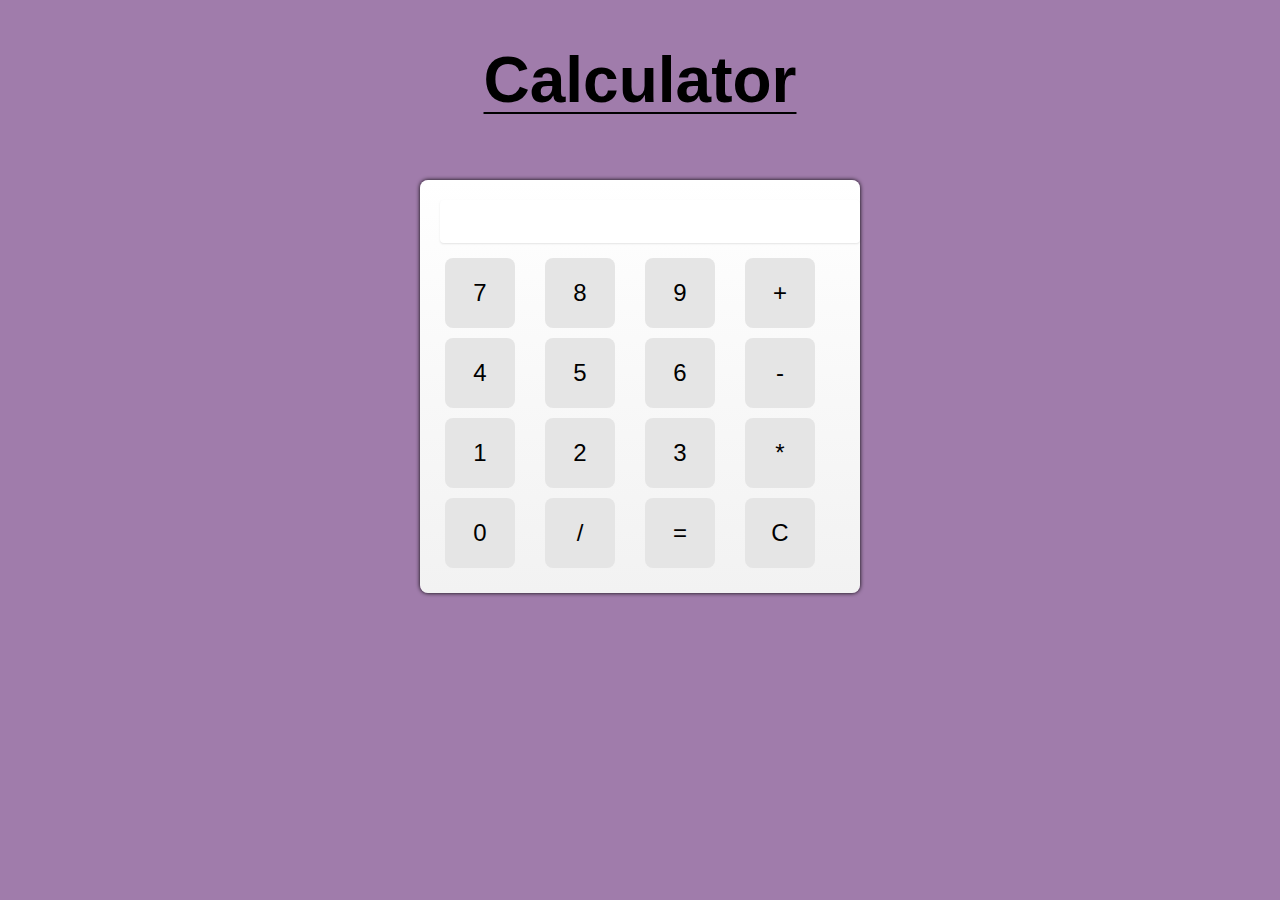
<file: calculator/index.html>
<!DOCTYPE html>
<html>
<head>
  <title>Calculator</title>
  <link rel="stylesheet" type="text/css" href="style.css">
</head>
<body>

  <div class="container">
    <h1>Calculator</h1>
  </div>
  <div class="calculator">
    <input type="text" id="result" readonly>
    <div class="buttons">
      <button onclick="appendNumber('7')">7</button>
      <button onclick="appendNumber('8')">8</button>
      <button onclick="appendNumber('9')">9</button>
      <button onclick="appendOperator('+')">+</button>
      <button onclick="appendNumber('4')">4</button>
      <button onclick="appendNumber('5')">5</button>
      <button onclick="appendNumber('6')">6</button>
      <button onclick="appendOperator('-')">-</button>
      <button onclick="appendNumber('1')">1</button>
      <button onclick="appendNumber('2')">2</button>
      <button onclick="appendNumber('3')">3</button>
      <button onclick="appendOperator('*')">*</button>
      <button onclick="appendNumber('0')">0</button>
      <button onclick="appendOperator('/')">/</button>
      <button onclick="calculate()">=</button>
      <button onclick="clearResult()">C</button>
    </div>
  </div>

  <script src="script.js"></script>
</body>
</html>
</file>
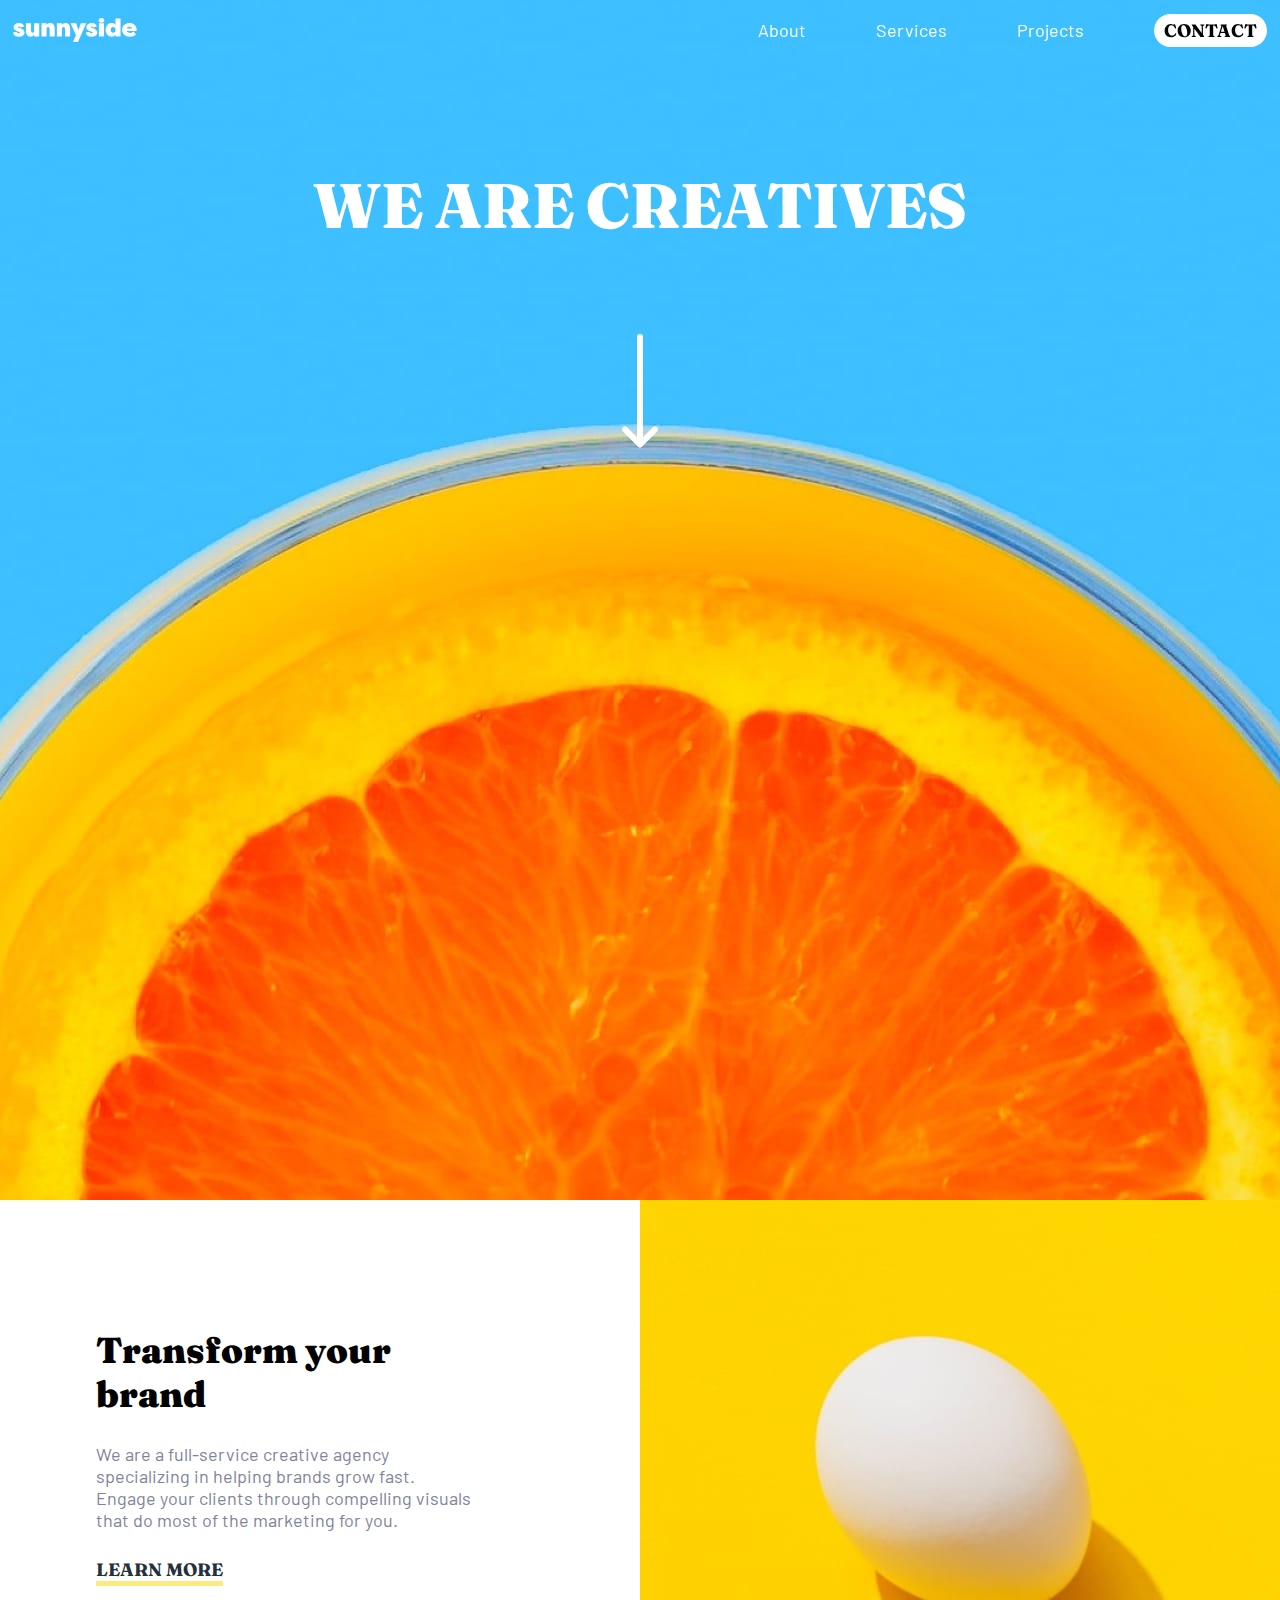
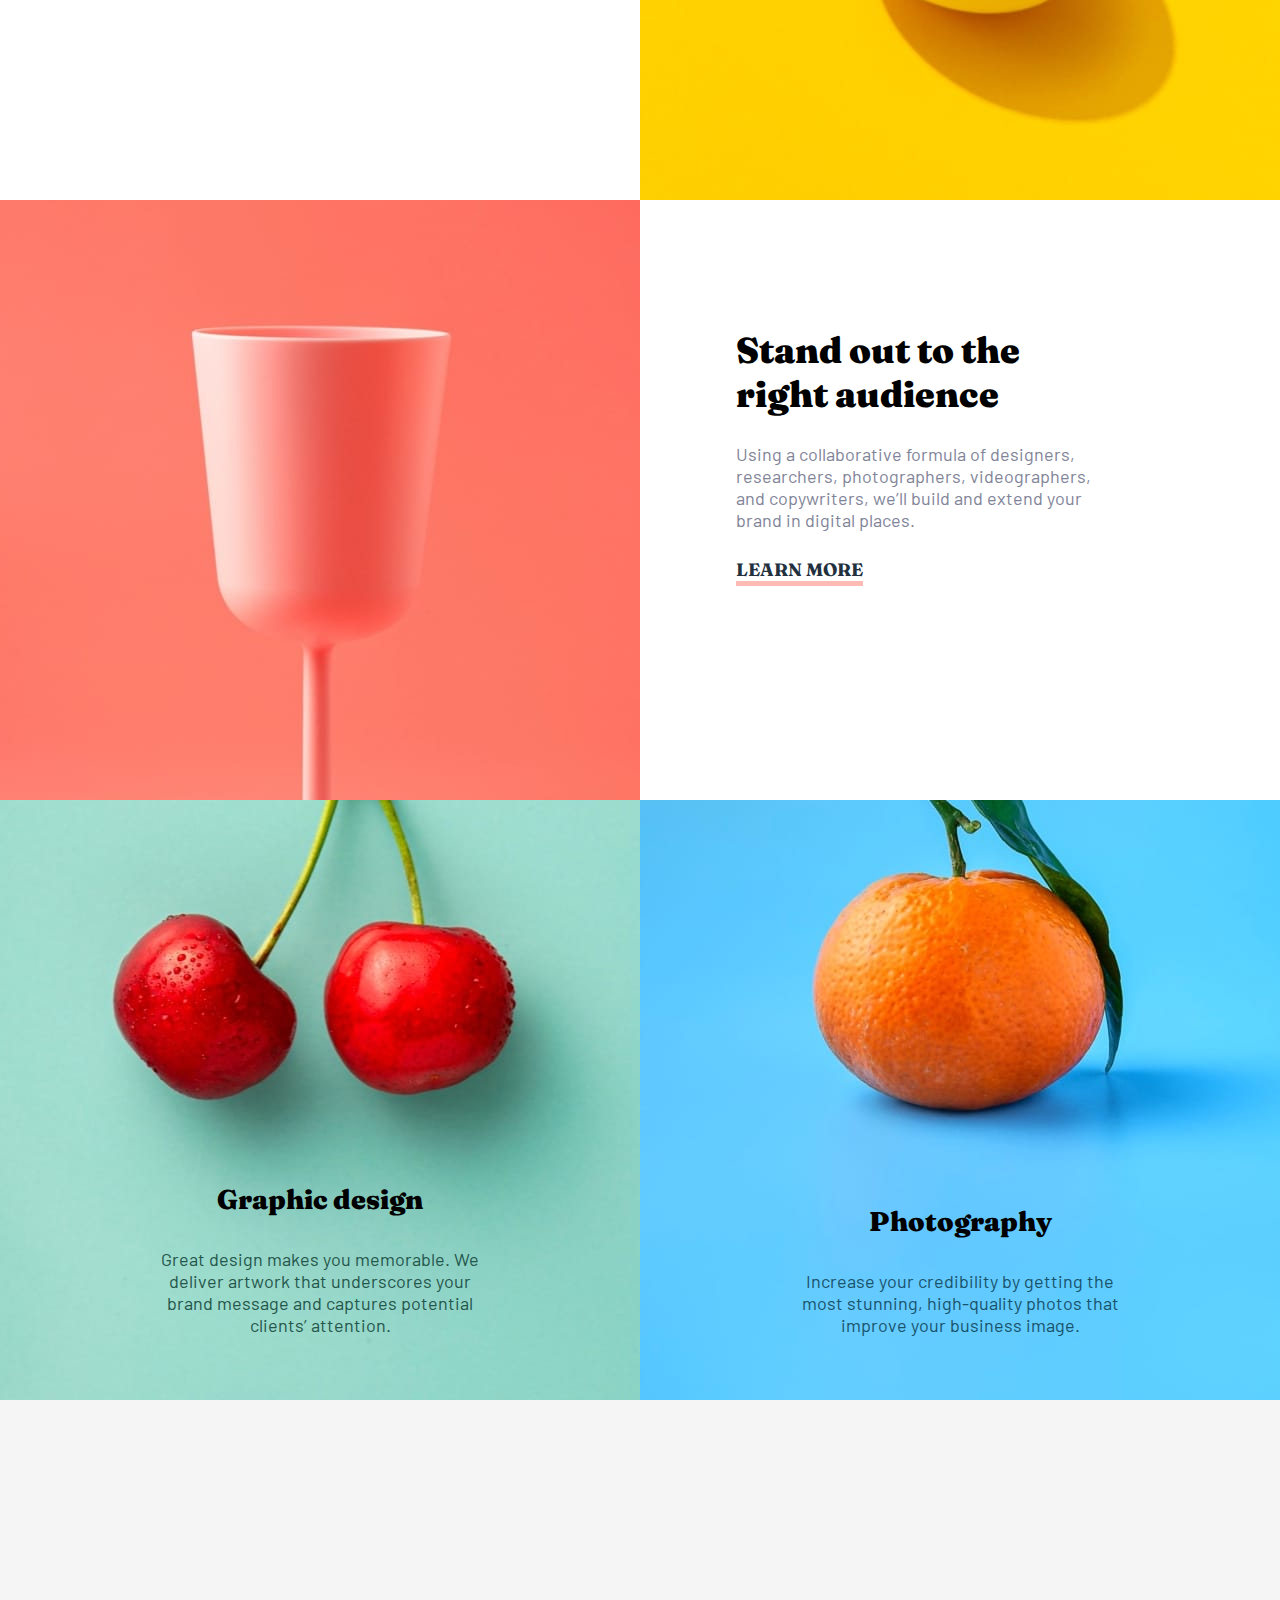
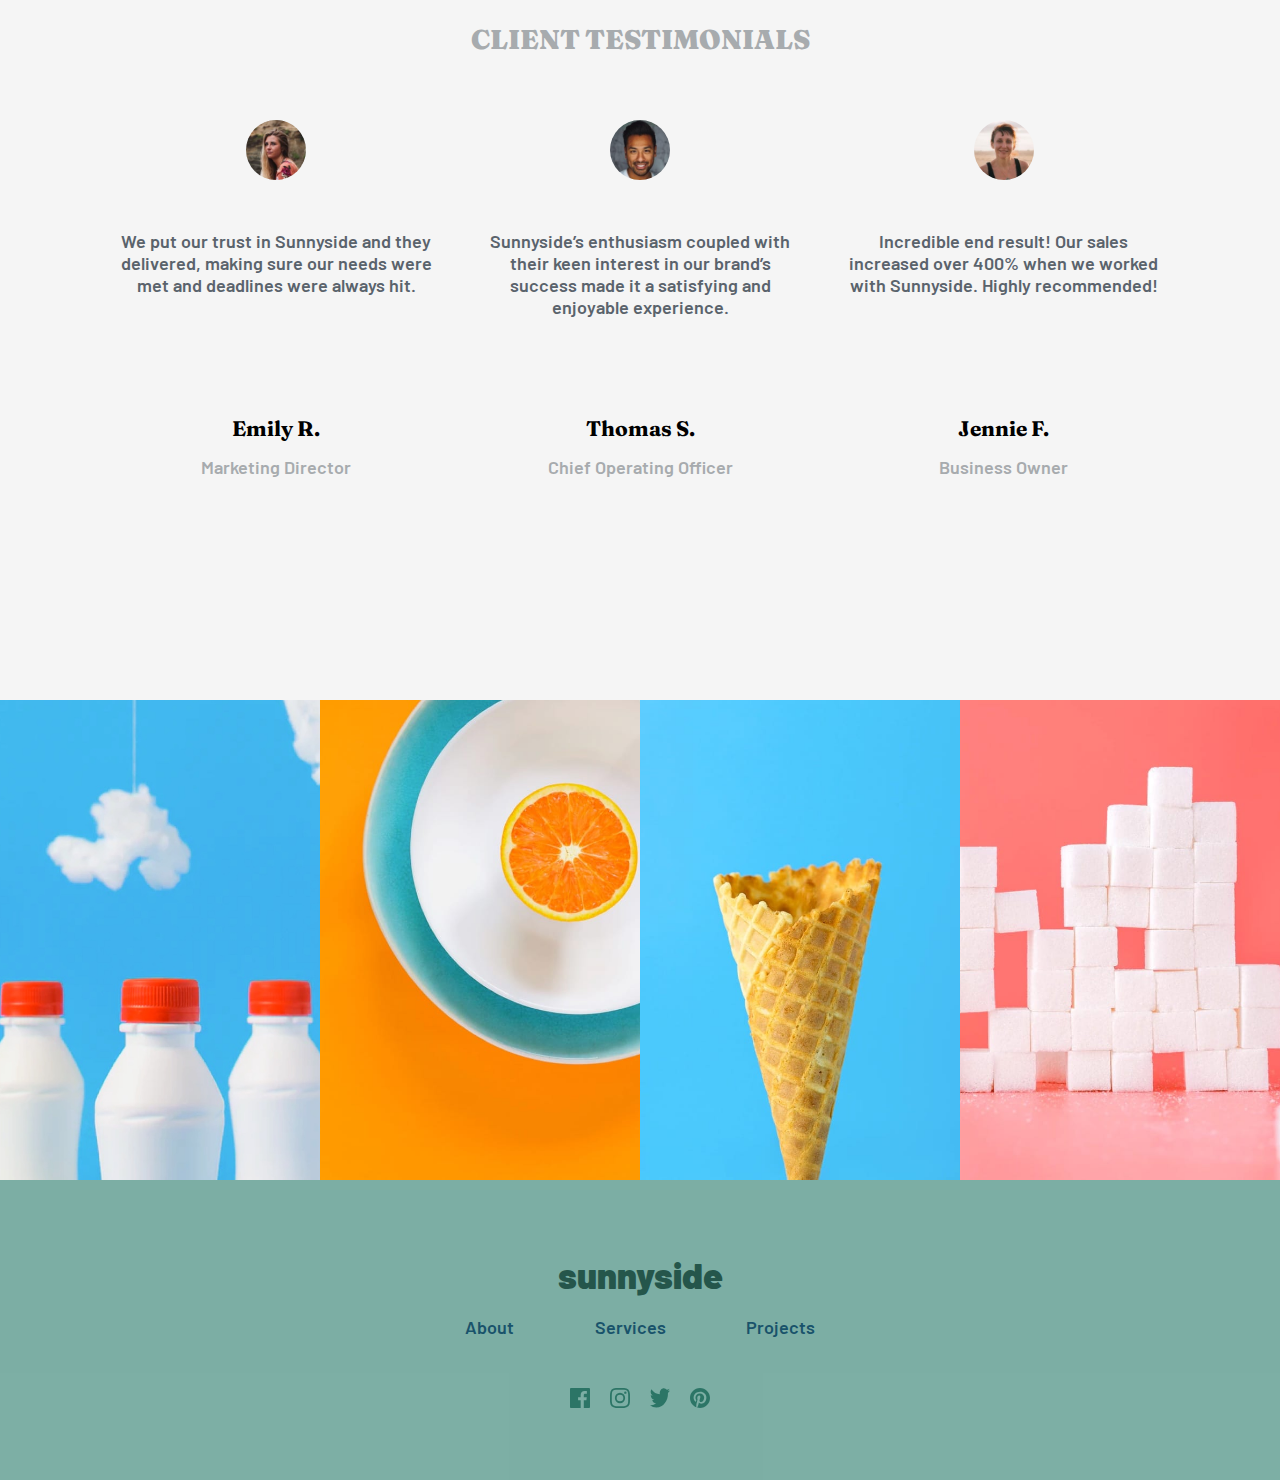
<file: landing_page/index.html>
<!DOCTYPE html>
<html lang="en">
<head>
  <meta charset="UTF-8">
  <meta name="viewport" content="width=device-width, initial-scale=1.0">
  <link rel="icon" type="image/png" sizes="32x32" href="./images/favicon-32x32.png">
  <link rel="stylesheet" href="./styles/styles.css">
  <!--Google Fonts-->
  <link rel="preconnect" href="https://fonts.googleapis.com">
  <link rel="preconnect" href="https://fonts.gstatic.com" crossorigin>
  <link href="https://fonts.googleapis.com/css2?family=Barlow:wght@600&display=swap" rel="stylesheet">
  <link rel="preconnect" href="https://fonts.googleapis.com">
  <link rel="preconnect" href="https://fonts.gstatic.com" crossorigin>
  <link href="https://fonts.googleapis.com/css2?family=Fraunces:opsz,wght@9..144,700;9..144,900&display=swap" rel="stylesheet">
  <title>Landing Page</title>
</head>

<body>
  <header>
    <!--Logo Starts Here-->
    <div class="logo">
      <a href="">
        <img class="logo-img" src="./images/logo.svg" alt="site-logo">
      </a>
    </div>
    <!--Logo Ends Here-->

    <!--Nav Links Start Here-->
    <nav class="nav-bar">
      <ul>
        <li>
          <a href="https://github.com/aditya2k77/CODSOFT/">About</a>
        </li>

        <li>
          <a href="https://github.com/aditya2k77/CODSOFT/">Services</a>
        </li>

        <li>
          <a href="https://github.com/aditya2k77/CODSOFT/">Projects</a>
        </li>

        <li>
          <a class="nav-contact" href="https://youtu.be/dQw4w9WgXcQ?si=eU3o9q9MUWEhN_U1">Contact</a>
        </li>
      </ul>
    </nav>
    <!--Nav Links Start Here-->

    <!--Toggle Button Starts Here-->
    <div id="toggle-btn" class="toggle-btn">
      <img src="./images/icon-hamburger.svg" alt="hamburger icon">
    </div>
    <!--Toggle Button Ends Here-->
  </header>

  <!--Drop Down Menu for mobile and tablet layout Starts Here-->
  <div id="drop-down-menu" class="drop-down-menu">
    <ul>
      <li>
        <a class="drop-down-menu-link" href="https://github.com/aditya2k77/CODSOFT/">About</a>
      </li>

      <li>
        <a class="drop-down-menu-link" href="https://github.com/aditya2k77/CODSOFT/">Services</a>
      </li>

      <li>
        <a class="drop-down-menu-link" href="https://github.com/aditya2k77/CODSOFT/">Projects</a>
      </li>

      <li>
        <a class="drop-down-menu-contact" href="https://youtu.be/dQw4w9WgXcQ?si=eU3o9q9MUWEhN_U1">Contact</a>
      </li>
    </ul>
  </div>
  <!--Drop Down Menu for mobile layout Ends Here-->

  <main>
    <!--Header Background Image Section Starts Here-->
    <section class="header-bg-img-section">
      <div class="header-img">
        <h1 class="header-heading">We are creatives</h1>
        <img class="arrow-icon" src="./images/icon-arrow-down.svg" alt="arrow pointing down">
      </div>
    </section>
    <!--Header Background Image Section Ends Here-->

    <!--Grid Section Starts Here-->
    <section class="grid-section">
      <div class="item item-1">
        <h2>Transform your brand</h2>
        <p>We are a full-service creative agency specializing in helping brands grow fast. Engage your clients through compelling visuals that do most of the marketing for you.</p>
        <a class="transform-link" href="https://github.com/aditya2k77/CODSOFT/">Learn more</a>
      </div>

      <div class="item item-2 transform-bg-img"></div>

      <div class="item item-3 stand-out-img-bg"></div>

      <div class="item item-4">
        <h2>Stand out to the right audience</h2>
        <p>Using a collaborative formula of designers, researchers, photographers, videographers, and copywriters, we’ll build and extend your brand in digital places.</p>
        <a class="stand-out-link" href="https://github.com/aditya2k77/CODSOFT/">Learn more</a>
      </div>

      <div class="item item-5 graphic-design-bg-img">
        <h3>Graphic design</h3>
        <p>Great design makes you memorable. We deliver artwork that underscores your brand message and captures potential clients’ attention.</p>
      </div>

      <div class="item item-6 photography-bg-img">
        <h3>Photography</h3>
        <p>Increase your credibility by getting the most stunning, high-quality photos that improve your business image.</p>
      </div>
    </section>
    <!--Grid Section Ends Here-->

    <!--Client Review Section Starts Here-->
    <section class="client-review-section">
      <h2 class="client-section-heading">Client testimonials</h2>

      <div class="client-review-container">
        <!--First Review Starts Here-->
        <div class="review">
          <div class="img-container">
            <img class="profile-img" src="./images/image-emily.jpg" alt="emily-profile-picture">
          </div>
          <p>We put our trust in Sunnyside and they delivered, making sure our needs were met and deadlines were always hit.</p>
          <h3>Emily R.</h3>
          <p>Marketing Director</p>
        </div>
        <!--First Review Ends Here-->

        <!--Second Review Starts Here-->
        <div class="review">
          <div class="img-container">
            <img class="profile-img" src="./images/image-thomas.jpg" alt="thomas-profile-picture">
          </div>
          <p>Sunnyside’s enthusiasm coupled with their keen interest in our brand’s success made it a satisfying and enjoyable experience.</p>
          <h3>Thomas S.</h3>
          <p>Chief Operating Officer</p>
        </div>
        <!--Second Review Ends Here-->

        <!--Third Review Starts Here-->
        <div class="review">
          <div class="img-container">
            <img class="profile-img" src="./images/image-jennie.jpg" alt="jennie-profile-picture">
          </div>
          <p>Incredible end result! Our sales increased over 400% when we worked with Sunnyside. Highly recommended!</p>
          <h3>Jennie F.</h3>
          <p>Business Owner</p>
        </div>
        <!--Third Review Ends Here-->
      </div>
    </section>
    <!--Client Review Section Ends Here-->

    <!--Only Background Image Section Starts Here-->
    <section class="only-bg-img-section">
      <div class="only-bg-img milk-bottles-bg-img"></div>
      <div class="only-bg-img orange-bg-img"></div>
      <div class="only-bg-img cone-bg-img"></div>
      <div class="only-bg-img sugar-cubes-bg-img"></div>
    </section>
    <!--Only Background Image Section Ends Here-->
  </main>

  <!--Footer Starts Here-->
  <footer class="footer-section">
    <div class="footer-container">
      <h2 class="footer-heading">sunnyside</h2>

      <!--Footer Links Start Here-->
      <div class="footer-links-container">
        <a class="footer-link" href="https://github.com/aditya2k77/CODSOFT/">About</a>
        <a class="footer-link" href="https://github.com/aditya2k77/CODSOFT/">Services</a>
        <a class="footer-link" href="https://github.com/aditya2k77/CODSOFT/">Projects</a>
      </div>
      <!--Footer Links End Here-->

      <!--Footer Social Links Start Here-->
      <div class="footer-social-links-container">
        <a class="footer-social-link" href="https://aditya2k77.github.io">
          <img src="./images/icon-facebook.svg" alt="facebook icon">
        </a>

        <a class="footer-social-link" href="https://aditya2k77.github.io">
          <img src="./images/icon-instagram.svg" alt="instagram icon">
        </a>

        <a class="footer-social-link" href="https://aditya2k77.github.io">
          <img src="./images/icon-twitter.svg" alt="twitter icon">
        </a>

        <a class="footer-social-link" href="https://aditya2k77.github.io">
          <img src="./images/icon-pinterest.svg" alt="pinterest icon">
        </a>
      </div>
      <!--Footer Social Links End Here-->
    </div>
  </footer>
  <!--Footer Ends Here-->

  <script src="./index.js"></script>
</body>
</html>
</file>
<file: calculator/style.css>
body {
  background: #a07cab;
  font-family: Arial, sans-serif;
  margin: 0;
  padding: 0;
}

.container {
  display: flex;
  justify-content: center;
  align-items: center;
  font-size: 2rem;
  text-decoration: underline 2px;
  text-underline-offset: 10px;
}

.calculator {
  width: 80%;
  max-width: 400px;
  margin: 20px auto;
  padding: 20px;
  background: linear-gradient(180deg, #ffffff, #f2f2f2);
  border-radius: 8px;
  box-shadow: 0 2px 6px rgba(0, 0, 0, 0.1);
  text-align: center;
  -webkit-box-shadow: 0 0 4px black;
   box-shadow: 0 0 4px black;
}

.calculator input {
  width: 100%;
  margin-bottom: 10px;
  padding: 10px;
  font-size: 20px;
  text-align: right;
  border: none;
  border-radius: 4px;
  box-shadow: 0 1px 2px rgba(0, 0, 0, 0.1);
}

.calculator button {
  width: 70px;
  height: 70px;
  margin: 5px;
  font-size: 24px;
  background-color: #e5e5e5;
  border: none;
  border-radius: 8px;
  cursor: pointer;
  transition: background-color 0.3s ease;
}

.calculator button:hover {
  background-color: #d4d4d4;
}

.calculator button:active {
  background-color: #bbbbbb;
}

.buttons {
  display: grid;
  grid-template-columns: repeat(4, 1fr);
}

@media (max-width: 480px) {
  .calculator {
    width: 100%;
  }
  
  .calculator input {
    font-size: 18rem;
  }
  
  .calculator button {
    width: 50rem;
    height: 50rem;
    font-size: 16rem;
  }
}
</file>
<file: landing_page/styles/styles.css>
header {
  width: 100%;
  height: 60px;
  display: flex;
  flex-direction: row;
  justify-content: center;
  align-items: center;
  position: fixed;
}

/* Header Background Image Section Styles Start Here */
.header-img {
  height: 1200px;
  background-image: url("../images/desktop/image-header.jpg");
  background-position: bottom;
  background-repeat: no-repeat;
  display: flex;
  flex-direction: column;
  align-items: center;
}
@media screen and (max-width: 750px) {
  .header-img {
    height: 700px;
    background-image: url("../images/mobile/image-header.jpg");
    background-position: bottom;
  }
}
@media screen and (max-width: 375px) {
  .header-img {
    height: 600px;
    background-image: url("../images/mobile/image-header.jpg");
    background-position: bottom;
  }
}

.header-heading {
  margin-top: 13%;
  color: var(--white);
  font-family: "Fraunces";
  font-weight: 900;
  font-size: 3.5rem;
  text-transform: uppercase;
}
@media screen and (max-width: 750px) {
  .header-heading {
    margin-top: 22%;
    font-size: 1.9rem;
  }
}
@media screen and (max-width: 375px) {
  .header-heading {
    margin-top: 25%;
    font-size: 1.7rem;
  }
}

.arrow-icon {
  margin-top: 7%;
}

/* Header Background Image Section Styles End Here */
/* List and Link Styles Start Here */
header a {
  display: block;
  color: var(--white);
  font-family: "Barlow";
  text-decoration: none;
  text-align: center;
}

li {
  list-style: none;
}

/* List and Link Styles End Here */
/* Nav Bar Styles Start Here */
.nav-bar {
  position: absolute;
  right: 1%;
}

.nav-bar > ul {
  display: flex;
  flex-direction: row;
  align-items: center;
  gap: 70px;
  padding-left: 0;
}
@media screen and (max-width: 750px) {
  .nav-bar > ul {
    display: none;
  }
}
@media screen and (max-width: 375px) {
  .nav-bar > ul {
    display: none;
  }
}

.nav-contact {
  padding: 5px 10px;
  background-color: var(--white);
  color: var(--very-dark-se-saturated-blue);
  border-radius: 20px;
  font-family: "Fraunces";
  font-weight: 700;
  text-transform: uppercase;
}

.nav-contact:hover {
  background-color: var(--white-hover);
}

/* Nav Bar Styles End Here */
/* Logo Styles Start Here */
.logo {
  position: absolute;
  left: 1%;
}

.logo-img {
  display: block;
}

/* Logo Styles End Here */
/* Toggle Button and Drop Down Menu Styles Start Here */
.toggle-btn {
  position: absolute;
  right: 1%;
  display: none;
}
@media screen and (max-width: 750px) {
  .toggle-btn {
    display: block;
  }
}
@media screen and (max-width: 375px) {
  .toggle-btn {
    display: block;
  }
}

.drop-down-menu {
  width: 50%;
  background-color: white;
  position: fixed;
  right: 5%;
  top: 15%;
  display: none;
}
@media screen and (max-width: 375px) {
  .drop-down-menu {
    width: 90%;
  }
}

.drop-down-menu.open {
  padding: 30px;
  display: block;
}

.drop-down-menu > ul {
  padding-left: 0px;
  text-align: center;
  display: flex;
  flex-direction: column;
  justify-content: flex-start;
  gap: 20px;
}

.drop-down-menu-link {
  color: hsl(232, 10%, 55%);
  font-family: "Barlow";
  font-weight: 600;
  font-size: 0.8rem;
  text-decoration: none;
}

.drop-down-menu-contact {
  padding: 5px 10px;
  background-color: hsl(51, 100%, 49%);
  border-radius: 20px;
  font-family: "Fraunces";
  font-weight: 700;
  font-size: 0.8rem;
  text-decoration: none;
  text-transform: uppercase;
}

.drop-down-menu-contact:hover {
  background-color: var(--yellow);
}

/* Toggle Button and Drop Down Menu Styles End Here */
.grid-section {
  display: grid;
  grid-template-columns: 1fr 1fr;
  grid-template-rows: 1fr 1fr 1fr;
}
@media screen and (max-width: 750px) {
  .grid-section {
    grid-template-columns: 1fr;
    grid-template-rows: repeat(6, 1fr);
  }
}

/* Grid Item Styles Start Here */
.item {
  height: 600px;
}
@media screen and (max-width: 750px) {
  .item {
    height: 550px;
  }
}
@media screen and (max-width: 375px) {
  .item {
    height: 500px;
    text-align: center;
  }
}

.item > h2 {
  margin-right: 40%;
  font-size: 2rem;
}
@media screen and (max-width: 375px) {
  .item > h2 {
    margin-right: 0;
  }
}

.item > h2, .item > h3 {
  font-family: "Fraunces";
  font-weight: 900;
}

.item > h3 {
  font-size: 1.5rem;
}

.item > p {
  margin-top: 5%;
  color: var(--transform-text-color);
  font-family: "Barlow";
}

@media screen and (max-width: 750px) {
  .item-1 {
    grid-row-start: 2;
    grid-row-end: 3;
  }
}

@media screen and (max-width: 750px) {
  .item-2 {
    grid-row-start: 1;
    grid-row-end: 2;
  }
}

@media screen and (max-width: 750px) {
  .item-3 {
    grid-row-start: 3;
    grid-row-end: 4;
  }
}

@media screen and (max-width: 750px) {
  .item-4 {
    grid-row-start: 4;
    grid-row-end: 5;
  }
}

@media screen and (max-width: 750px) {
  .item-5 {
    grid-row-start: 5;
    grid-row-end: 6;
  }
}

@media screen and (max-width: 750px) {
  .item-6 {
    grid-row-start: 6;
    grid-row-end: 7;
  }
}

.item-1, .item-4 {
  padding-left: 15%;
  padding-top: 20%;
}
@media screen and (max-width: 375px) {
  .item-1, .item-4 {
    padding-left: 0;
    padding-top: 0;
    display: flex;
    flex-direction: column;
    justify-content: center;
  }
}

.item-1 > p, .item-4 > p {
  margin-right: 30%;
}
@media screen and (max-width: 375px) {
  .item-1 > p, .item-4 > p {
    margin-right: 0;
  }
}

.item-5, .item-6 {
  display: flex;
  flex-direction: column;
  align-items: center;
  justify-content: flex-end;
}

.item-5 > p, .item-6 > p {
  width: 50%;
  margin-bottom: 10%;
  text-align: center;
}
@media screen and (max-width: 375px) {
  .item-5 > p, .item-6 > p {
    width: 100%;
  }
}

.item-5 > p {
  color: var(--graphic-design-text-color);
}

.item-6 > p {
  color: var(--photography-text-color);
}

.grid-section a {
  margin-top: 5%;
  color: var(--grid-link-text-color);
  font-family: "Fraunces";
  font-weight: 700;
  text-decoration: none;
  text-transform: uppercase;
  display: inline-block;
}
@media screen and (max-width: 375px) {
  .grid-section a {
    width: -moz-fit-content;
    width: fit-content;
    margin-left: auto;
    margin-right: auto;
    display: block;
  }
}

.transform-link {
  border-bottom: 5px solid var(--yellow);
}

.transform-link:hover {
  border-bottom: 5px solid var(--yellow-hover);
}

.stand-out-link {
  border-bottom: 5px solid var(--soft-red);
}

.stand-out-link:hover {
  border-bottom: 5px solid var(--soft-red-hover);
}

/* Grid Item Styles Start Here */
/* Grid Section background Image Styles Start Here */
.transform-bg-img {
  background-image: url("../images/desktop/image-transform.jpg");
  background-position: center;
  background-size: cover;
  background-repeat: no-repeat;
}
@media screen and (max-width: 375px) {
  .transform-bg-img {
    background-image: url("../images/mobile/image-transform.jpg");
  }
}

.stand-out-img-bg {
  background-image: url("../images/desktop/image-stand-out.jpg");
  background-position: center;
  background-size: cover;
  background-repeat: no-repeat;
}
@media screen and (max-width: 375px) {
  .stand-out-img-bg {
    background-image: url("../images/mobile/image-stand-out.jpg");
  }
}

.graphic-design-bg-img {
  background-image: url("../images/desktop/image-graphic-design.jpg");
  background-position: center;
  background-size: cover;
  background-repeat: no-repeat;
}
@media screen and (max-width: 375px) {
  .graphic-design-bg-img {
    background-image: url("../images/mobile/image-graphic-design.jpg");
  }
}

.photography-bg-img {
  background-image: url("../images/desktop/image-photography.jpg");
  background-position: center;
  background-size: cover;
  background-repeat: no-repeat;
}
@media screen and (max-width: 375px) {
  .photography-bg-img {
    background-image: url("../images/mobile/image-photography.jpg");
  }
}

/* Grid Section background Image Styles End Here */
.client-review-section {
  height: 900px;
  background-color: whitesmoke;
  display: flex;
  flex-direction: column;
  align-items: center;
  justify-content: center;
}
@media screen and (max-width: 750px) {
  .client-review-section {
    height: auto;
    padding-top: 50px;
    padding-bottom: 50px;
  }
}

.client-section-heading {
  margin-bottom: 5%;
  color: var(--reviewer-position-text-color);
  font-family: "Fraunces";
  font-weight: 900;
  text-align: center;
  text-transform: uppercase;
}
@media screen and (max-width: 375px) {
  .client-section-heading {
    margin-bottom: 10%;
  }
}

.client-review-container {
  gap: 50px;
  display: flex;
  flex-direction: row;
  justify-content: center;
  align-items: center;
}
@media screen and (max-width: 750px) {
  .client-review-container {
    flex-direction: column;
  }
}

/* Review Styling Starts Here */
.review {
  width: 24.5%;
}
@media screen and (max-width: 750px) {
  .review {
    width: 45%;
  }
}
@media screen and (max-width: 375px) {
  .review {
    width: 90%;
  }
}

.img-container {
  width: 60px;
  margin-left: auto;
  margin-right: auto;
}

.profile-img {
  width: 100%;
  height: 100%;
  border-radius: 50%;
  display: block;
}

.review > h3, .review > p {
  text-align: center;
}

.review > h3 {
  margin-top: 15px;
  font-family: "Fraunces";
}

.review > p {
  color: var(--reviewer-remarks-text-color);
  font-family: "Barlow";
  font-weight: 600;
}

.review > p:first-of-type {
  height: 170px;
  margin-top: 50px;
}
@media screen and (max-width: 750px) {
  .review > p:first-of-type {
    height: auto;
    margin-top: 30px;
  }
}
@media screen and (max-width: 375px) {
  .review > p:first-of-type {
    margin-top: 20px;
  }
}

.review > p:nth-of-type(2) {
  margin-top: 15px;
  color: var(--reviewer-position-text-color);
}

/* Review Styling Ends Here */
.only-bg-img-section {
  display: flex;
  flex-direction: row;
}
@media screen and (max-width: 750px) {
  .only-bg-img-section {
    display: grid;
    grid-template-columns: 1fr 1fr;
    grid-template-rows: 1fr 1fr;
  }
}

/* Only background Image Section Styles Start Here */
.only-bg-img {
  width: 25%;
  height: 480px;
}
@media screen and (max-width: 750px) {
  .only-bg-img {
    width: auto;
    height: 300px;
  }
}
@media screen and (max-width: 375px) {
  .only-bg-img {
    height: 200px;
  }
}

.milk-bottles-bg-img {
  background-image: url("../images/desktop/image-gallery-milkbottles.jpg");
  background-repeat: no-repeat;
  background-position: center;
  background-size: cover;
}

.orange-bg-img {
  background-image: url("../images/desktop/image-gallery-orange.jpg");
  background-repeat: no-repeat;
  background-position: center;
  background-size: cover;
}

.cone-bg-img {
  background-image: url("../images/desktop/image-gallery-cone.jpg");
  background-repeat: no-repeat;
  background-position: center;
  background-size: cover;
}

.sugar-cubes-bg-img {
  background-image: url("../images/desktop/image-gallery-sugarcubes.jpg");
  background-repeat: no-repeat;
  background-position: center;
  background-size: cover;
}

/* Only background Image Section Styles End Here */
.footer-section {
  height: 300px;
  background-color: var(--footer-bg-color);
  display: flex;
  flex-direction: column;
  justify-content: center;
  align-items: center;
}

.footer-container {
  width: 40%;
}
@media screen and (max-width: 750px) {
  .footer-container {
    width: 90%;
  }
}

/* Footer Heading Styles Start Here */
.footer-heading {
  color: hsl(167, 40%, 24%);
  font-family: "Barlow";
  font-size: 2rem;
  font-weight: 900;
  text-align: center;
}

/* Footer Heading Styles End Here */
/* Footer Link Styles Start Here */
.footer-links-container {
  margin-top: 20px;
  display: flex;
  flex-direction: row;
  justify-content: space-evenly;
}

.footer-link {
  color: hsl(198, 62%, 26%);
  font-family: "Barlow";
  font-weight: 600;
  text-decoration: none;
  display: block;
}

.footer-link:hover {
  color: var(--white);
}

/* Footer Link Styles End Here */
/* Footer Social Link Styles Start Here */
.footer-social-links-container {
  margin-top: 50px;
  display: flex;
  flex-direction: row;
  justify-content: center;
  gap: 20px;
}

.footer-social-link {
  width: 20px;
  text-decoration: none;
  display: block;
}

.footer-social-link > img {
  width: 100%;
  height: 100%;
  display: block;
}

.footer-social-link > img:hover {
  opacity: 0.5;
}

/* Footer Social Link Styles End Here */
* {
  margin: 0;
  box-sizing: border-box;
}

html {
  font-size: 18px;
}

:root {
  --soft-red: hsla(7, 99%, 70%, 0.5);
  --soft-red-hover: hsl(7, 99%, 70%);
  --yellow: hsla(51, 100%, 49%, 0.5);
  --yellow-hover: hsl(51, 100%, 49%);
  --graphic-design-text-color: hsl(167, 40%, 24%);
  --photography-text-color: hsl(198, 62%, 26%);
  --footer-bg-color: hsla(168, 34%, 41%, 0.7);
  --grid-link-text-color: hsl(212, 27%, 19%);
  --reviewer-remarks-text-color: hsl(213, 9%, 39%);
  --transform-text-color: hsl(232, 10%, 55%);
  --reviewer-position-text-color: hsl(210, 4%, 67%);
  --white: hsl(0, 0%, 100%);
  --white-hover: hsla(0, 0%, 100%, 0.4);
}

body {
  margin: 0;
}/*# sourceMappingURL=styles.css.map */
</file>
